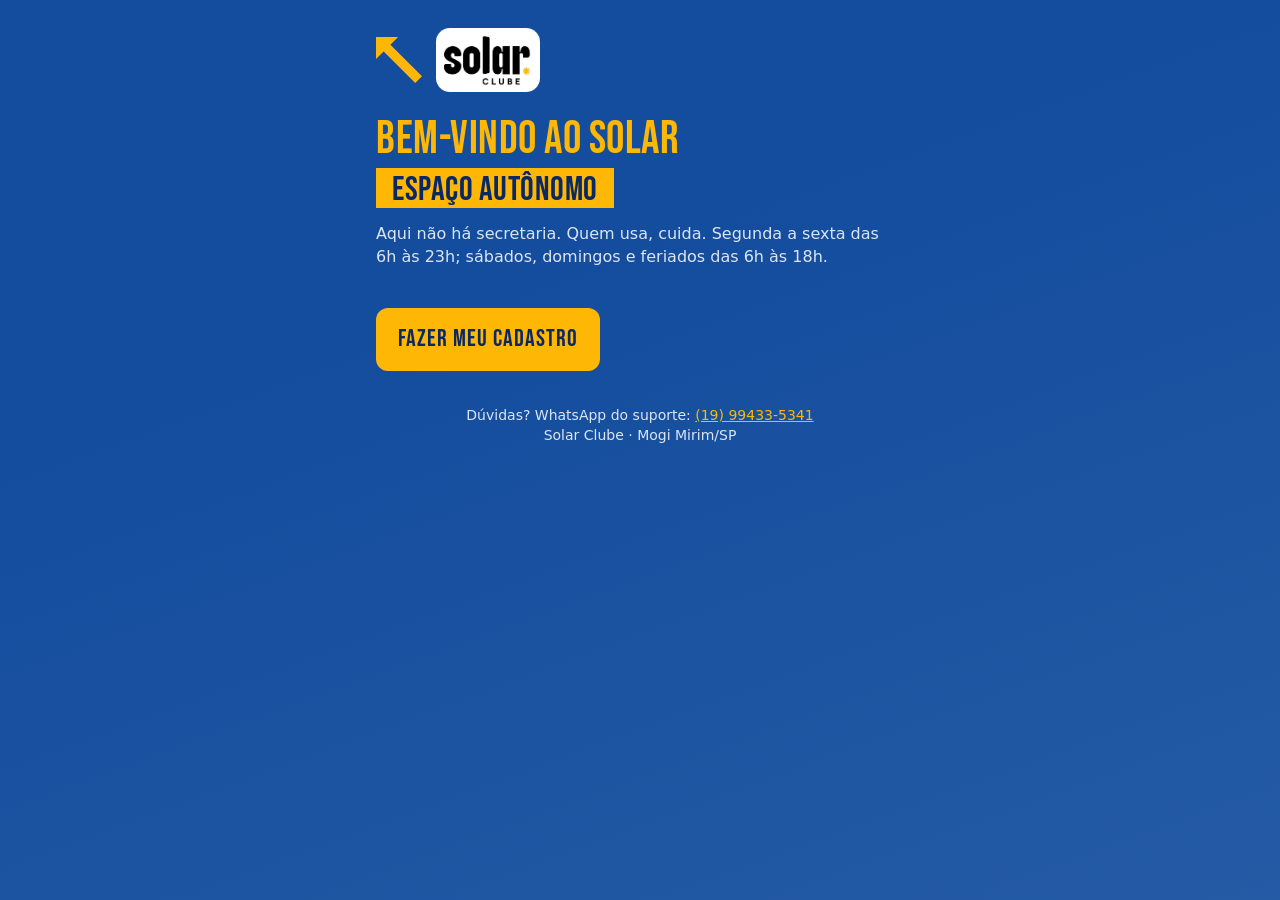
<file: index.html>
<!doctype html>
<html lang="pt-BR">
<head>
<meta charset="utf-8">
<meta name="viewport" content="width=device-width, initial-scale=1">
<meta name="format-detection" content="telephone=no">
<title>Solar Clube</title>
<meta name="description" content="Solar Clube — beach tennis e tênis em Mogi Mirim/SP. Espaço autônomo.">
<link rel="preconnect" href="https://fonts.googleapis.com">
<link href="https://fonts.googleapis.com/css2?family=Bebas+Neue&display=swap" rel="stylesheet">
<link rel="stylesheet" href="estilo.css">
</head>
<body>
<main class="pagina">
  <div class="topo">
    <svg class="seta" viewBox="0 0 150 150" aria-hidden="true"><polygon fill="#FEB705" points="0,0 72,0 47,25 150,128 128,150 25,47 0,72"/></svg>
    <div class="logo"><img src="logo-solar.jpg" alt="Solar Clube"></div>
  </div>
  <h1 class="titulo">BEM-VINDO AO SOLAR</h1>
  <div class="titulo faixa">ESPAÇO AUTÔNOMO</div>
  <p class="intro">Aqui não há secretaria. Quem usa, cuida. Segunda a sexta das 6h às 23h; sábados, domingos e feriados das 6h às 18h.</p>
  <a class="botao-link" href="cadastro/">FAZER MEU CADASTRO</a>
  <p class="rodape">Dúvidas? WhatsApp do suporte: <a href="https://wa.me/5519994335341">(19) 99433-5341</a><br>Solar Clube · Mogi Mirim/SP</p>
</main>
</body>
</html>
</file>
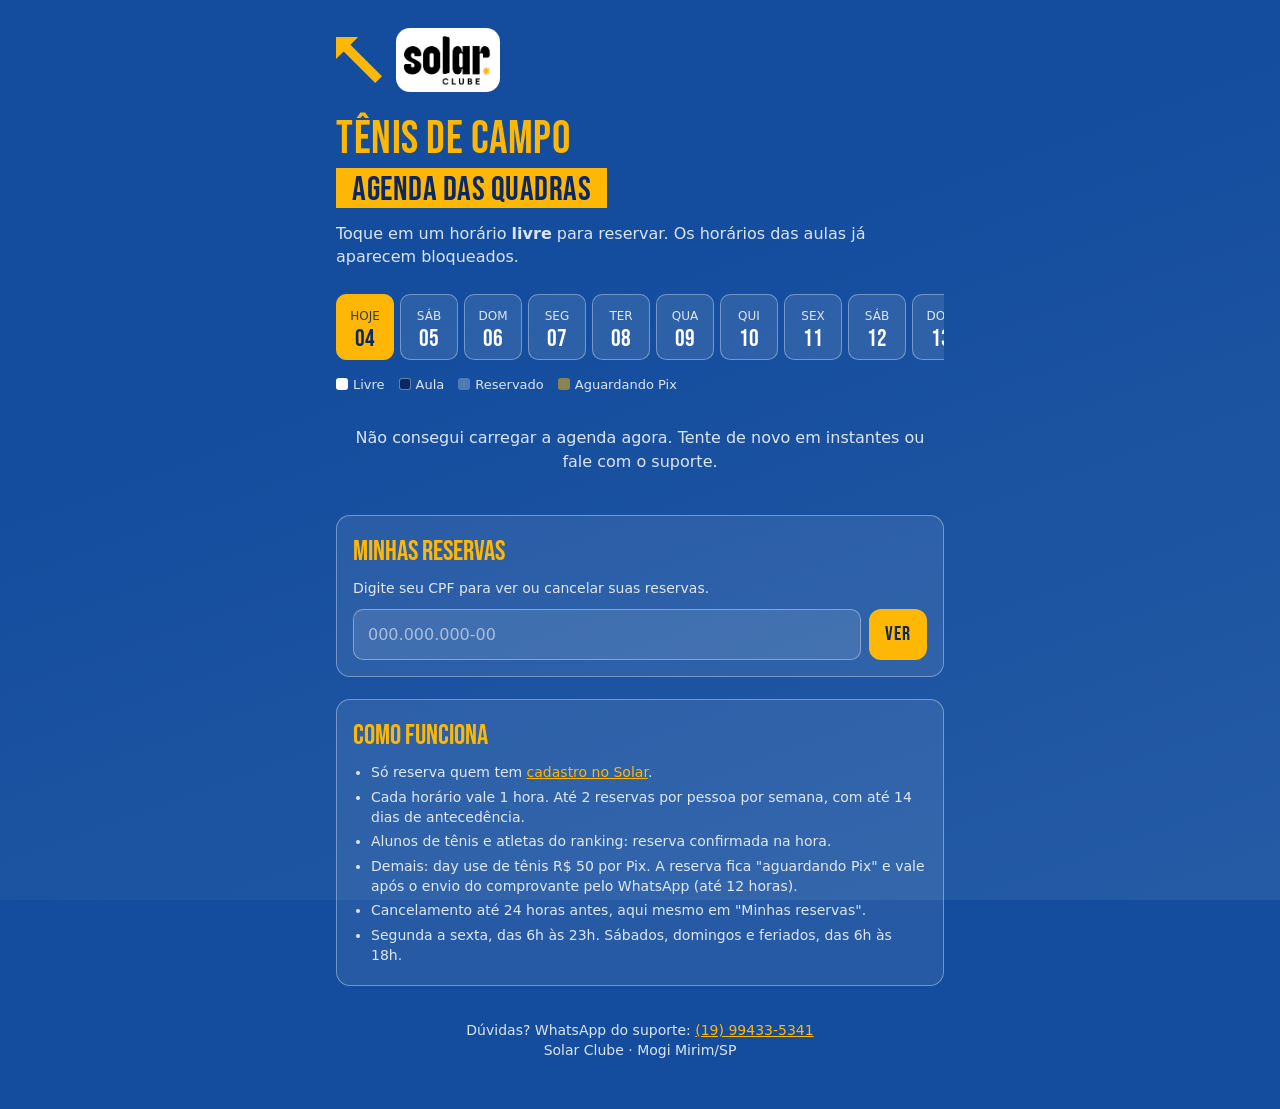
<file: agenda/index.html>
<!DOCTYPE html>
<html lang="pt-BR">
<head>
<meta charset="utf-8">
<meta name="viewport" content="width=device-width, initial-scale=1">
<meta name="format-detection" content="telephone=no">
<title>Agenda do Tênis — Solar Clube</title>
<meta name="description" content="Veja os horários livres das quadras de tênis T1 e T2 do Solar Clube e reserve pelo celular.">
<meta property="og:title" content="Agenda do Tênis — Solar Clube">
<meta property="og:description" content="Horários livres das quadras T1 e T2. Reserve em 1 minuto.">
<link rel="preconnect" href="https://fonts.googleapis.com">
<link href="https://fonts.googleapis.com/css2?family=Bebas+Neue&display=swap" rel="stylesheet">
<link rel="stylesheet" href="../estilo.css">
<style>
  .pagina { max-width: 640px; }
  .dias { display: flex; gap: 6px; overflow-x: auto; padding: 4px 0 10px; scrollbar-width: none; }
  .dias::-webkit-scrollbar { display: none; }
  .dia { flex: none; min-width: 58px; text-align: center; padding: 8px 6px; border-radius: 10px; border: 1px solid var(--campo-borda); background: var(--campo); color: var(--branco); cursor: pointer; font: inherit; }
  .dia b { display: block; font-family: "Bebas Neue", Impact, sans-serif; font-size: 24px; font-weight: 400; line-height: 1; }
  .dia small { font-size: 12px; opacity: .85; text-transform: uppercase; }
  .dia.ativo { background: var(--amarelo); color: var(--marinho); border-color: var(--amarelo); }
  .legenda { display: flex; flex-wrap: wrap; gap: 10px 14px; font-size: 13px; color: var(--branco-suave); margin: 6px 0 12px; }
  .legenda i { display: inline-block; width: 12px; height: 12px; border-radius: 3px; margin-right: 5px; vertical-align: -1px; }
  .grade { display: grid; grid-template-columns: 54px 1fr 1fr; gap: 6px; align-items: stretch; }
  .grade .cab { font-family: "Bebas Neue", Impact, sans-serif; font-size: 26px; color: var(--amarelo); text-align: center; padding: 4px 0; }
  .grade .cab small { display: block; font-family: "Segoe UI", system-ui, sans-serif; font-size: 11px; color: var(--branco-suave); letter-spacing: .5px; }
  .hora { font-weight: 700; font-size: 15px; display: flex; align-items: center; justify-content: flex-end; padding-right: 4px; color: var(--branco-suave); }
  .slot { min-height: 48px; border-radius: 10px; border: 1px solid transparent; font: inherit; font-size: 14px; font-weight: 600; padding: 6px 8px; text-align: left; line-height: 1.2; }
  .slot.livre { background: rgba(255,255,255,.95); color: var(--marinho); border-color: #fff; cursor: pointer; }
  .slot.livre:hover { outline: 3px solid var(--amarelo); }
  .slot.livre span { display: block; font-size: 12px; font-weight: 400; color: #4A5A7A; }
  .slot.aula { background: #0A2864; color: #fff; border-color: rgba(255,255,255,.25); }
  .slot.aula span { display: block; font-size: 12px; font-weight: 400; opacity: .85; }
  .slot.reservado { background: rgba(255,255,255,.12); color: rgba(255,255,255,.65); }
  .slot.pendente { background: rgba(254,183,5,.22); color: #FFE6A3; border-color: rgba(254,183,5,.5); }
  .slot.bloqueado, .slot.passou { background: rgba(0,0,0,.18); color: rgba(255,255,255,.45); }
  .vazio { color: var(--branco-suave); padding: 20px 4px; text-align: center; }
  .caixa { background: rgba(255,255,255,.08); border: 1px solid var(--campo-borda); border-radius: 14px; padding: 16px; margin-top: 22px; }
  .caixa h2 { font-family: "Bebas Neue", Impact, sans-serif; font-weight: 400; font-size: 28px; color: var(--amarelo); margin-bottom: 6px; }
  .regras li { margin: 4px 0 4px 18px; font-size: 14px; color: var(--branco-suave); }
  /* modal */
  .fundo { position: fixed; inset: 0; background: rgba(5,15,40,.7); display: flex; align-items: flex-end; justify-content: center; z-index: 10; }
  .modal { background: var(--azul-1); background: linear-gradient(160deg, var(--azul-1), var(--azul-2)); width: 100%; max-width: 520px; border-radius: 18px 18px 0 0; padding: 22px 18px 26px; border: 1px solid var(--campo-borda); max-height: 92vh; overflow-y: auto; }
  @media (min-width: 600px) { .fundo { align-items: center; } .modal { border-radius: 18px; } }
  .modal h3 { font-family: "Bebas Neue", Impact, sans-serif; font-weight: 400; font-size: 34px; color: var(--amarelo); line-height: 1; }
  .modal .resumo { margin: 6px 0 16px; color: var(--branco-suave); }
  .botoes { display: flex; gap: 8px; margin-top: 14px; }
  .botoes button, .botoes a { flex: 1; }
  .sec { background: transparent !important; color: var(--branco) !important; border: 1px solid var(--campo-borda) !important; }
  .wa { display: block; text-align: center; margin-top: 12px; padding: 14px; border-radius: 12px; background: #25D366; color: #fff; text-decoration: none; font-weight: 700; }
  .pix { text-align: center; margin-top: 12px; }
  .pix img { width: 180px; background: #fff; border-radius: 12px; padding: 8px; }
  .minha { display: flex; justify-content: space-between; align-items: center; gap: 8px; padding: 10px 0; border-bottom: 1px solid var(--campo-borda); font-size: 15px; }
  .minha button { font: inherit; font-size: 13px; padding: 6px 10px; border-radius: 8px; border: 1px solid var(--erro); background: transparent; color: var(--erro); cursor: pointer; }
  .tag { display: inline-block; font-size: 12px; padding: 2px 8px; border-radius: 20px; background: rgba(254,183,5,.25); color: #FFE6A3; margin-left: 6px; }
</style>
</head>
<body>
<main class="pagina">
  <div class="topo">
    <svg class="seta" viewBox="0 0 150 150" aria-hidden="true"><polygon fill="#FEB705" points="0,0 72,0 47,25 150,128 128,150 25,47 0,72"/></svg>
    <div class="logo"><img src="../logo-solar.jpg" alt="Solar Clube"></div>
  </div>

  <h1 class="titulo">TÊNIS DE CAMPO</h1>
  <div class="titulo faixa">AGENDA DAS QUADRAS</div>
  <p class="intro">Toque em um horário <b>livre</b> para reservar. Os horários das aulas já aparecem bloqueados.</p>

  <div class="dias" id="dias"></div>
  <div class="legenda">
    <span><i style="background:#fff"></i>Livre</span>
    <span><i style="background:#0A2864;border:1px solid rgba(255,255,255,.4)"></i>Aula</span>
    <span><i style="background:rgba(255,255,255,.25)"></i>Reservado</span>
    <span><i style="background:rgba(254,183,5,.5)"></i>Aguardando Pix</span>
  </div>
  <div id="grade"><p class="vazio">Carregando a agenda…</p></div>

  <div class="caixa">
    <h2>MINHAS RESERVAS</h2>
    <p class="dica" style="margin:0 0 10px">Digite seu CPF para ver ou cancelar suas reservas.</p>
    <div style="display:flex;gap:8px">
      <input type="text" id="m-cpf" inputmode="numeric" placeholder="000.000.000-00" maxlength="14" style="flex:1">
      <button class="enviar" id="m-ver" style="margin:0;padding:10px 16px;font-size:20px">VER</button>
    </div>
    <div id="m-lista"></div>
  </div>

  <div class="caixa">
    <h2>COMO FUNCIONA</h2>
    <ul class="regras">
      <li>Só reserva quem tem <a href="../cadastro/" style="color:var(--amarelo)">cadastro no Solar</a>.</li>
      <li>Cada horário vale 1 hora. Até 2 reservas por pessoa por semana, com até 14 dias de antecedência.</li>
      <li>Alunos de tênis e atletas do ranking: reserva confirmada na hora.</li>
      <li>Demais: day use de tênis R$ 50 por Pix. A reserva fica "aguardando Pix" e vale após o envio do comprovante pelo WhatsApp (até 12 horas).</li>
      <li>Cancelamento até 24 horas antes, aqui mesmo em "Minhas reservas".</li>
      <li>Segunda a sexta, das 6h às 23h. Sábados, domingos e feriados, das 6h às 18h.</li>
    </ul>
  </div>

  <p class="rodape">Dúvidas? WhatsApp do suporte: <a href="https://wa.me/5519994335341">(19) 99433-5341</a><br>Solar Clube · Mogi Mirim/SP</p>
</main>

<div class="fundo escondido" id="fundo">
  <div class="modal" id="modal"></div>
</div>

<script>
  var SUPABASE_URL = 'https://wpmsbzfwobodcqxkbacw.supabase.co';
  var SUPABASE_CHAVE_PUBLICA = 'sb_publishable_1QUirZF5fXtURr-qWuM2yQ_yfKVVhTd';
  var WHATS_SUPORTE = '5519994335341';
  var DIAS_A_FRENTE = 14;
  var NOMES_DIA = ['dom', 'seg', 'ter', 'qua', 'qui', 'sex', 'sáb'];
  var NOMES_DIA_LONGO = ['domingo', 'segunda-feira', 'terça-feira', 'quarta-feira', 'quinta-feira', 'sexta-feira', 'sábado'];

  var el = function (id) { return document.getElementById(id); };
  var ocupacao = {}, diaSel = null, slotSel = null;

  function rpc(nome, args) {
    return fetch(SUPABASE_URL + '/rest/v1/rpc/' + nome, {
      method: 'POST',
      headers: { apikey: SUPABASE_CHAVE_PUBLICA, Authorization: 'Bearer ' + SUPABASE_CHAVE_PUBLICA, 'Content-Type': 'application/json' },
      body: JSON.stringify(args)
    }).then(function (r) { if (!r.ok) throw new Error('HTTP ' + r.status); return r.json(); });
  }
  function soDigitos(v) { return (v || '').replace(/\D/g, ''); }
  function mascaraCpf(v) { var d = soDigitos(v).slice(0, 11); return d.replace(/(\d{3})(\d)/, '$1.$2').replace(/(\d{3})(\d)/, '$1.$2').replace(/(\d{3})(\d{1,2})$/, '$1-$2'); }
  function cpfValido(cpf) {
    cpf = soDigitos(cpf); if (cpf.length !== 11 || /^(\d)\1{10}$/.test(cpf)) return false;
    for (var t = 9; t < 11; t++) { var s = 0; for (var i = 0; i < t; i++) s += Number(cpf[i]) * (t + 1 - i); if (((s * 10) % 11) % 10 !== Number(cpf[t])) return false; }
    return true;
  }
  // datas no fuso de São Paulo
  function hojeSP() { var s = new Date().toLocaleString('sv-SE', { timeZone: 'America/Sao_Paulo' }); return s.slice(0, 10); }
  function horaSP() { return new Date().toLocaleString('sv-SE', { timeZone: 'America/Sao_Paulo' }).slice(11, 16); }
  function somaDias(iso, n) { var d = new Date(iso + 'T12:00:00Z'); d.setUTCDate(d.getUTCDate() + n); return d.toISOString().slice(0, 10); }
  function dow(iso) { return new Date(iso + 'T12:00:00Z').getUTCDay(); }
  function dataBR(iso) { var p = iso.split('-'); return p[2] + '/' + p[1]; }
  function horas(iso) { var ult = (dow(iso) === 0 || dow(iso) === 6) ? 17 : 22, l = []; for (var h = 6; h <= ult; h++) l.push((h < 10 ? '0' : '') + h + ':00'); return l; }

  function montarDias() {
    var hoje = hojeSP(), html = '';
    for (var i = 0; i < DIAS_A_FRENTE; i++) {
      var d = somaDias(hoje, i);
      html += '<button class="dia' + (d === diaSel ? ' ativo' : '') + '" data-d="' + d + '"><small>' + (i === 0 ? 'hoje' : NOMES_DIA[dow(d)]) + '</small><b>' + d.slice(8) + '</b></button>';
    }
    el('dias').innerHTML = html;
    el('dias').querySelectorAll('.dia').forEach(function (b) { b.onclick = function () { diaSel = b.dataset.d; montarDias(); montarGrade(); }; });
  }

  function carregar() {
    var hoje = hojeSP();
    return rpc('agenda_publica', { p_inicio: hoje, p_dias: DIAS_A_FRENTE }).then(function (lista) {
      ocupacao = {};
      lista.forEach(function (o) { ocupacao[o.data + '|' + o.quadra + '|' + o.hora.slice(0, 5)] = o; });
      montarGrade();
    }).catch(function () { el('grade').innerHTML = '<p class="vazio">Não consegui carregar a agenda agora. Tente de novo em instantes ou fale com o suporte.</p>'; });
  }

  function celula(q, h) {
    var o = ocupacao[diaSel + '|' + q + '|' + h];
    var passou = diaSel === hojeSP() && h <= horaSP();
    if (o && o.situacao === 'aula') return '<div class="slot aula">Aula<span>' + (o.detalhe || '') + '</span></div>';
    if (o && o.situacao === 'bloqueado') return '<div class="slot bloqueado">' + (o.detalhe || 'Indisponível') + '</div>';
    if (o && o.situacao === 'pendente') return '<div class="slot pendente">Aguardando Pix</div>';
    if (o) return '<div class="slot reservado">Reservado</div>';
    if (passou) return '<div class="slot passou">—</div>';
    return '<button class="slot livre" data-q="' + q + '" data-h="' + h + '">Livre<span>Reservar</span></button>';
  }

  function montarGrade() {
    var hs = horas(diaSel), html = '<div class="grade"><div></div><div class="cab">T1<small>QUADRA 1</small></div><div class="cab">T2<small>QUADRA 2</small></div>';
    hs.forEach(function (h) { html += '<div class="hora">' + h.slice(0, 2) + 'h</div>' + celula('T1', h) + celula('T2', h); });
    el('grade').innerHTML = html + '</div>';
    el('grade').querySelectorAll('.slot.livre').forEach(function (b) { b.onclick = function () { abrirReserva(b.dataset.q, b.dataset.h); }; });
  }

  // ---------- reserva ----------
  function abrirModal(html) { el('modal').innerHTML = html; el('fundo').classList.remove('escondido'); }
  function fecharModal() { el('fundo').classList.add('escondido'); }
  el('fundo').addEventListener('click', function (e) { if (e.target === el('fundo')) fecharModal(); });

  function textoData(d, h) { return NOMES_DIA_LONGO[dow(d)] + ', ' + dataBR(d) + ' às ' + h.slice(0, 2) + 'h'; }

  function abrirReserva(q, h) {
    slotSel = { q: q, h: h, d: diaSel };
    abrirModal('<h3>RESERVAR QUADRA ' + q + '</h3><p class="resumo">' + textoData(diaSel, h) + ' (1 hora)</p>' +
      '<div class="campo" id="c-cpf"><label for="r-cpf">Seu CPF</label><input type="text" id="r-cpf" inputmode="numeric" placeholder="000.000.000-00" maxlength="14">' +
      '<div class="erro-campo">CPF inválido.</div></div>' +
      '<div class="aviso" id="r-aviso"></div>' +
      '<div class="botoes"><button class="enviar sec" id="r-voltar">VOLTAR</button><button class="enviar" id="r-ok">RESERVAR</button></div>');
    var cpf = el('r-cpf');
    try { var salvo = localStorage.getItem('solar_cpf'); if (salvo) cpf.value = mascaraCpf(salvo); } catch (e) {}
    cpf.addEventListener('input', function () { this.value = mascaraCpf(this.value); });
    cpf.focus();
    el('r-voltar').onclick = fecharModal;
    el('r-ok').onclick = confirmar;
    cpf.addEventListener('keydown', function (e) { if (e.key === 'Enter') confirmar(); });
  }

  function confirmar() {
    var cpf = soDigitos(el('r-cpf').value);
    el('c-cpf').classList.toggle('invalido', !cpfValido(cpf));
    if (!cpfValido(cpf)) return;
    var btn = el('r-ok'); btn.disabled = true; btn.textContent = 'RESERVANDO…';
    rpc('reservar_quadra', { p_cpf: cpf, p_quadra: slotSel.q, p_data: slotSel.d, p_hora: slotSel.h }).then(function (r) {
      if (!r.ok) {
        btn.disabled = false; btn.textContent = 'RESERVAR';
        var av = el('r-aviso');
        av.innerHTML = r.erro + (r.sem_cadastro ? ' <a href="../cadastro/" style="color:var(--amarelo)">Fazer cadastro</a>' : '');
        av.className = 'aviso erro';
        if (/ocupado/.test(r.erro)) carregar();
        return;
      }
      try { localStorage.setItem('solar_cpf', cpf); } catch (e) {}
      el('m-cpf').value = mascaraCpf(cpf);
      mostrarResultado(r); carregar();
    }).catch(function () {
      btn.disabled = false; btn.textContent = 'RESERVAR';
      el('r-aviso').textContent = 'Não consegui reservar agora. Confira sua internet e tente de novo.'; el('r-aviso').className = 'aviso erro';
    });
  }

  function mostrarResultado(r) {
    var quando = textoData(r.data, r.hora);
    if (r.status === 'confirmada') {
      var msg = 'Reserva confirmada no Solar Clube: quadra ' + r.quadra + ', ' + quando + '.';
      abrirModal('<h3>RESERVA CONFIRMADA!</h3><p class="resumo">' + r.nome + ', a quadra <b>' + r.quadra + '</b> é sua: ' + quando + '.</p>' +
        '<p class="dica">Precisa desmarcar? Cancele até 24 horas antes em "Minhas reservas".</p>' +
        '<a class="wa" href="https://wa.me/?text=' + encodeURIComponent(msg) + '" target="_blank" rel="noopener">Guardar no meu WhatsApp</a>' +
        '<div class="botoes"><button class="enviar" onclick="fecharModal()">OK</button></div>');
    } else {
      var txt = 'Olá! Reservei a quadra ' + r.quadra + ' do Solar Clube para ' + quando + ' (day use de tênis R$ 50). Segue o comprovante do Pix. Nome: ' + r.nome + '.';
      abrirModal('<h3>FALTA SÓ O PIX</h3><p class="resumo">' + r.nome + ', a quadra <b>' + r.quadra + '</b> está separada para você: ' + quando + '.</p>' +
        '<p>Pague o <b>day use de R$ 50</b> pelo Pix abaixo e envie o comprovante pelo WhatsApp. A reserva fica guardada por 12 horas.</p>' +
        '<div class="pix"><img src="pix.png" alt="QR Code Pix do Solar Clube"></div>' +
        '<a class="wa" href="https://wa.me/' + WHATS_SUPORTE + '?text=' + encodeURIComponent(txt) + '" target="_blank" rel="noopener">Enviar comprovante no WhatsApp</a>' +
        '<div class="botoes"><button class="enviar sec" onclick="fecharModal()">FECHAR</button></div>');
    }
  }

  // ---------- minhas reservas ----------
  el('m-cpf').addEventListener('input', function () { this.value = mascaraCpf(this.value); });
  try { var s0 = localStorage.getItem('solar_cpf'); if (s0) el('m-cpf').value = mascaraCpf(s0); } catch (e) {}
  el('m-ver').onclick = verMinhas;
  function verMinhas() {
    var cpf = soDigitos(el('m-cpf').value);
    if (!cpfValido(cpf)) { el('m-lista').innerHTML = '<p class="erro-campo" style="display:block">CPF inválido.</p>'; return; }
    rpc('minhas_reservas', { p_cpf: cpf }).then(function (l) {
      if (!l.length) { el('m-lista').innerHTML = '<p class="dica" style="margin-top:10px">Nenhuma reserva futura.</p>'; return; }
      el('m-lista').innerHTML = l.map(function (r) {
        return '<div class="minha"><span>Quadra <b>' + r.quadra + '</b> · ' + NOMES_DIA[dow(r.data)] + ' ' + dataBR(r.data) + ' às ' + r.hora.slice(0, 2) + 'h' +
          (r.status === 'aguardando_pix' ? '<span class="tag">aguardando Pix</span>' : '') + '</span><button data-id="' + r.id + '">Cancelar</button></div>';
      }).join('');
      el('m-lista').querySelectorAll('button').forEach(function (b) {
        b.onclick = function () {
          if (!confirm('Cancelar esta reserva?')) return;
          rpc('cancelar_reserva', { p_id: b.dataset.id, p_cpf: cpf }).then(function (r) {
            if (!r.ok) { alert(r.erro); return; }
            verMinhas(); carregar();
          });
        };
      });
    }).catch(function () { el('m-lista').innerHTML = '<p class="dica">Não consegui buscar agora.</p>'; });
  }

  diaSel = hojeSP();
  montarDias(); carregar();
  setInterval(carregar, 60000);
</script>
</body>
</html>
</file>
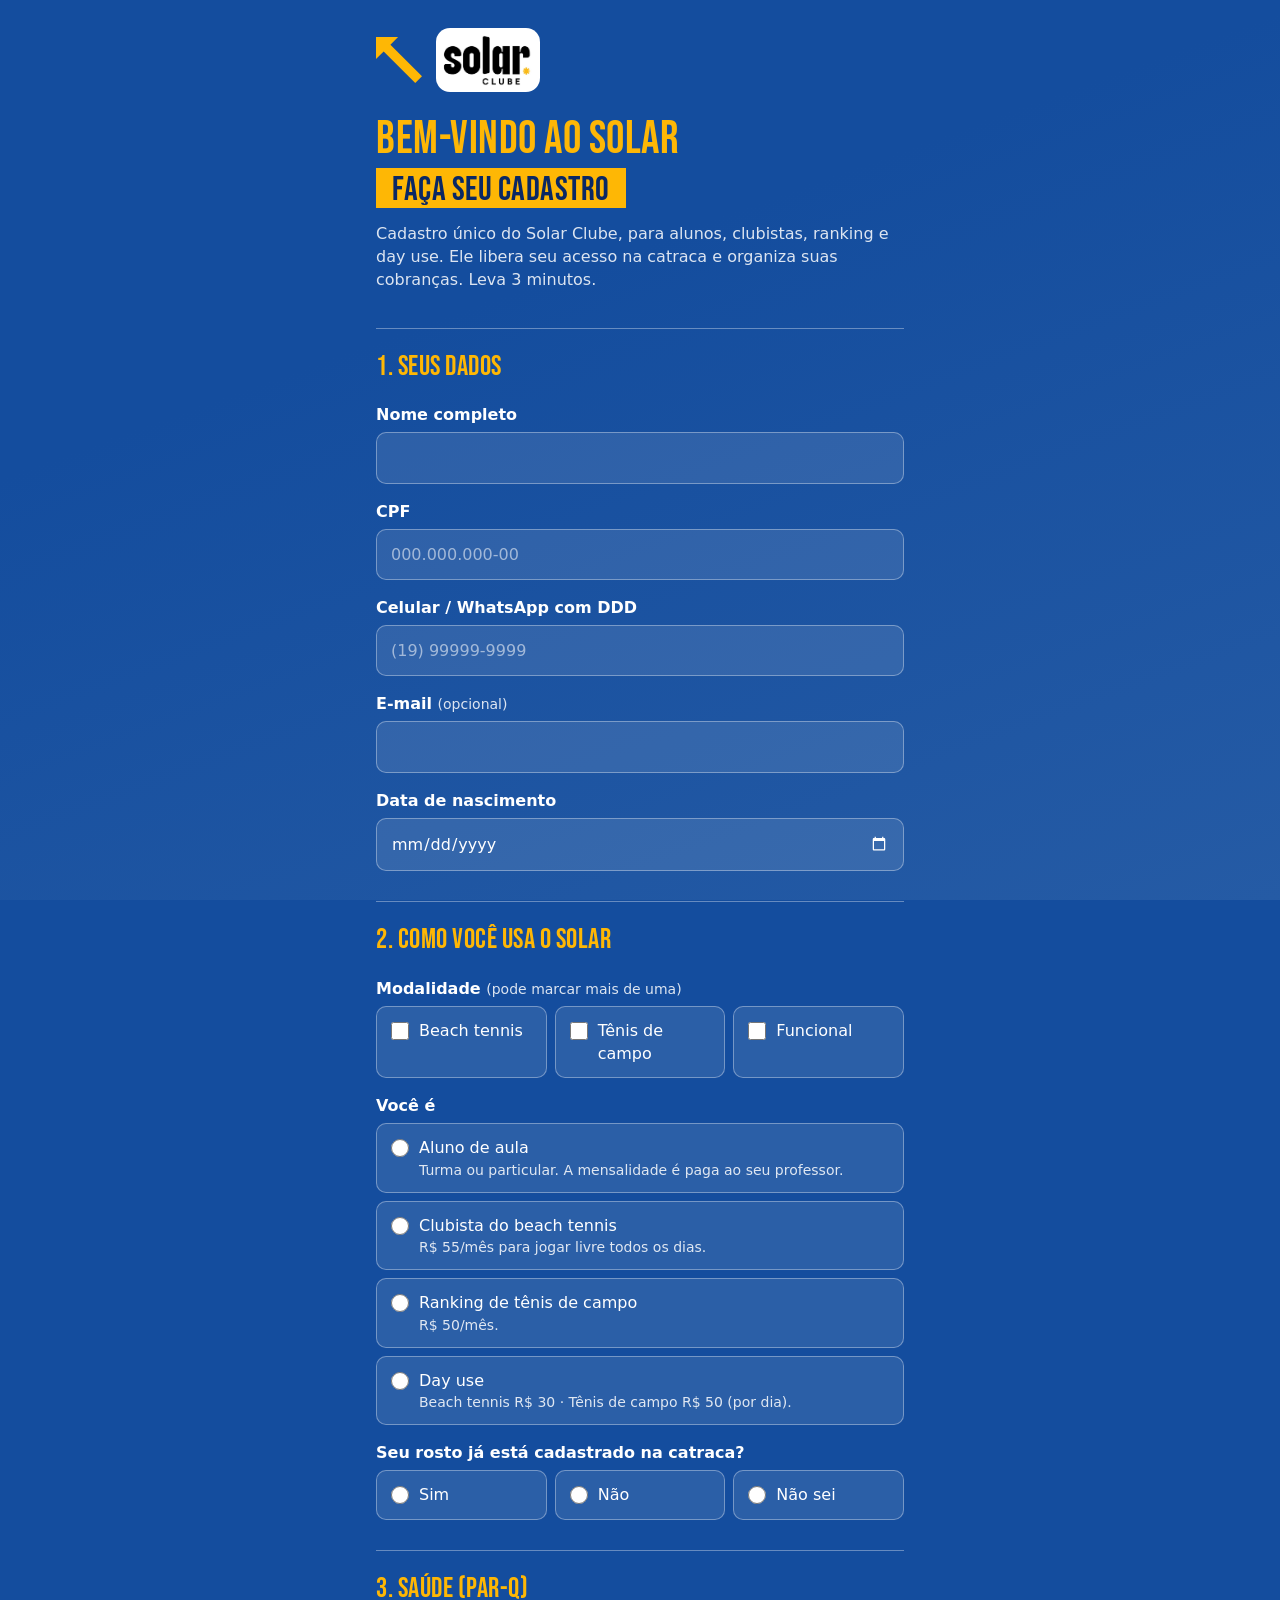
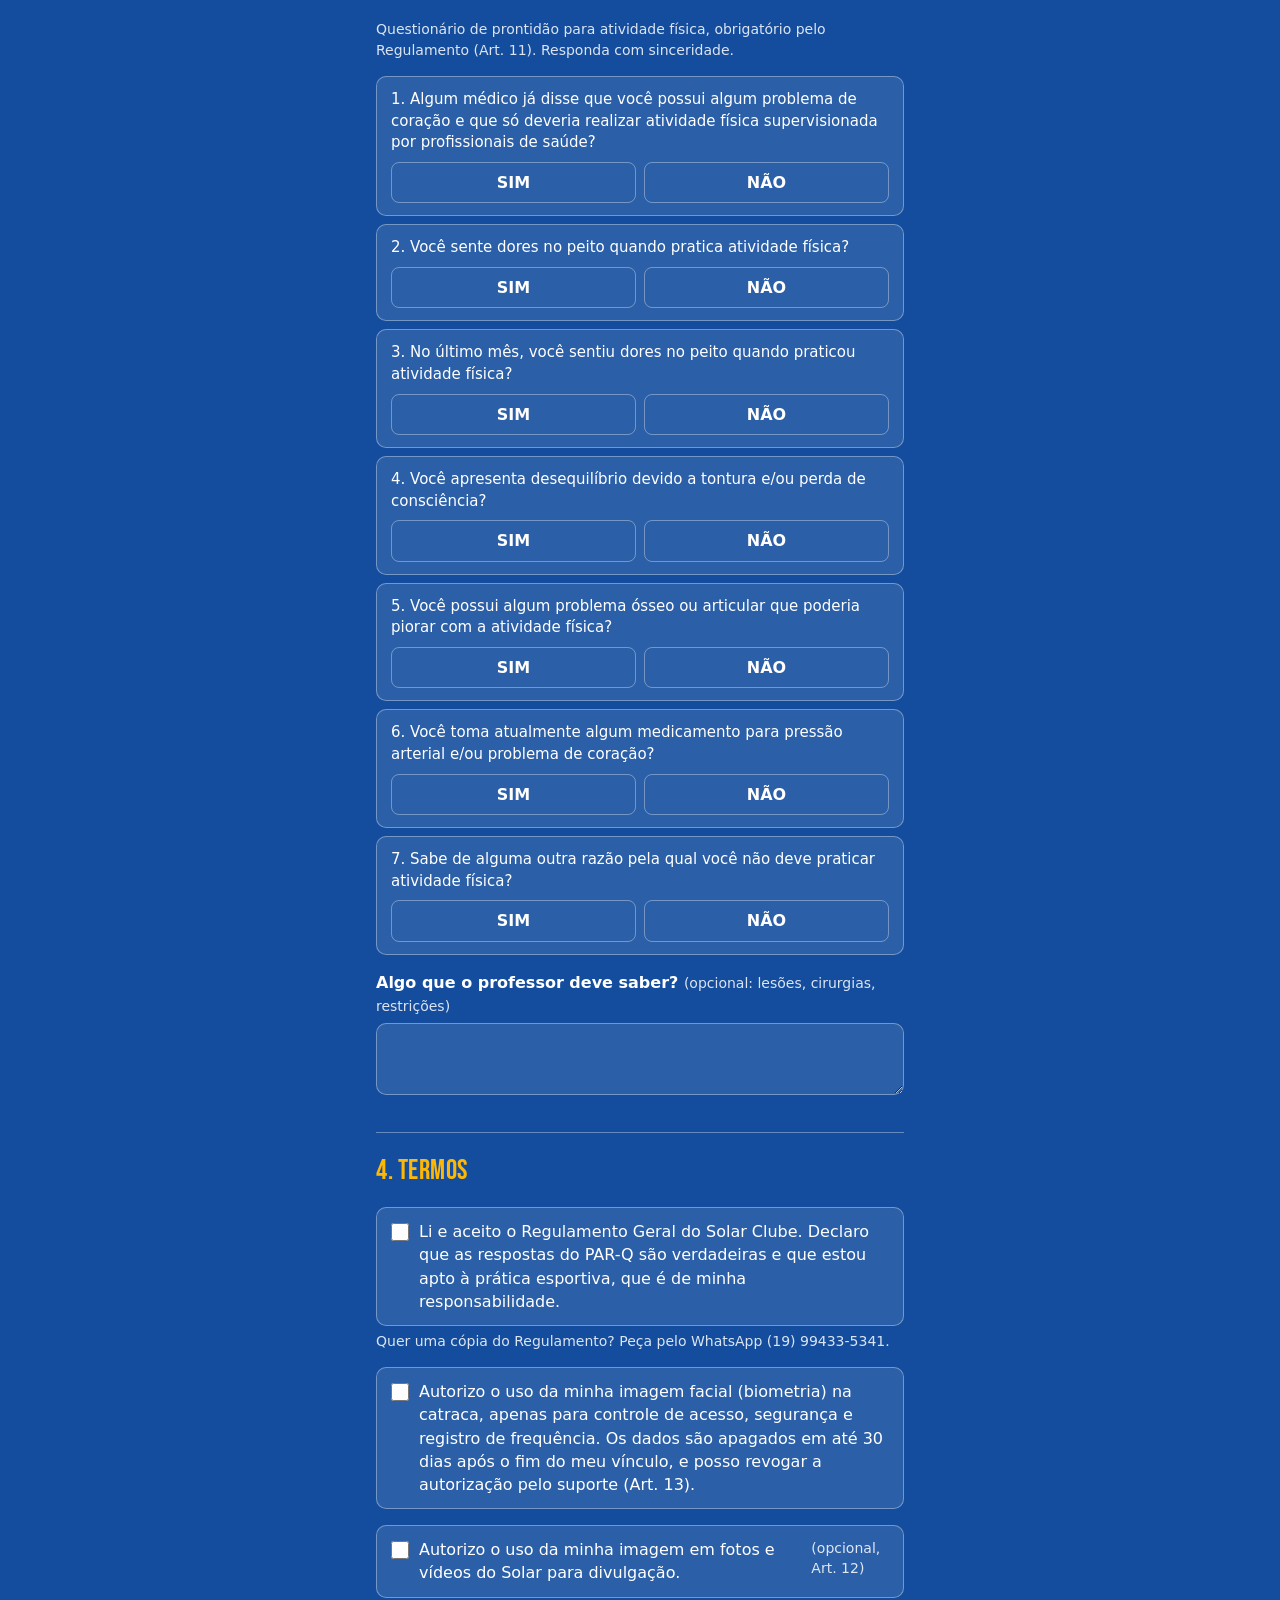
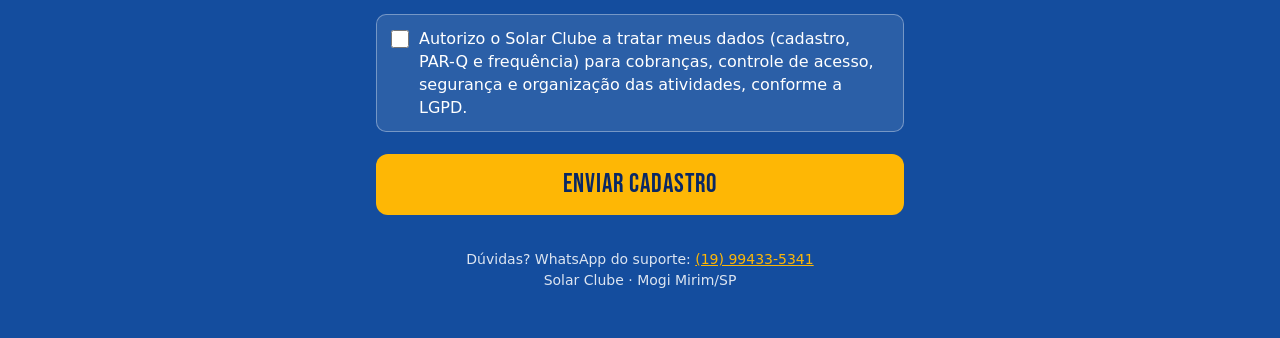
<file: cadastro/index.html>
<!DOCTYPE html>
<html lang="pt-BR">
<head>
<meta charset="utf-8">
<meta name="viewport" content="width=device-width, initial-scale=1">
<meta name="format-detection" content="telephone=no">
<title>Cadastro — Solar Clube</title>
<meta name="description" content="Cadastro único do Solar Clube: alunos, clubistas, ranking de tênis e day use.">
<link rel="preconnect" href="https://fonts.googleapis.com">
<link href="https://fonts.googleapis.com/css2?family=Bebas+Neue&display=swap" rel="stylesheet">
<link rel="stylesheet" href="../estilo.css">
<style>
  .secao { font-family: "Bebas Neue", "Arial Narrow", Impact, sans-serif; font-size: 28px; color: var(--amarelo); letter-spacing: .5px; margin-top: 14px; border-top: 1px solid var(--campo-borda); padding-top: 18px; }
  select { width: 100%; padding: 13px 14px; border-radius: 10px; border: 1px solid var(--campo-borda); background: var(--azul-1); color: var(--branco); font: inherit; }
  select:focus { outline: 2px solid var(--amarelo); outline-offset: 1px; }
  textarea { width: 100%; padding: 12px 14px; border-radius: 10px; border: 1px solid var(--campo-borda); background: var(--campo); color: var(--branco); font: inherit; min-height: 70px; resize: vertical; }
  .linha { display: flex; gap: 8px; flex-wrap: wrap; }
  .linha .opcao { flex: 1 1 140px; }
  .preco { color: var(--branco-suave); font-size: 14px; display: block; }
  .parq-item { padding: 12px 14px; border-radius: 10px; border: 1px solid var(--campo-borda); background: var(--campo); }
  .parq-item p { margin-bottom: 8px; font-size: 15px; }
  .parq-item .sn { display: flex; gap: 8px; }
  .parq-item .sn label { flex: 1; text-align: center; margin: 0; padding: 8px; border-radius: 8px; border: 1px solid var(--campo-borda); font-weight: 600; cursor: pointer; }
  .parq-item .sn input { position: absolute; opacity: 0; pointer-events: none; }
  .parq-item .sn label:has(input:checked) { background: var(--amarelo); color: var(--marinho); border-color: var(--amarelo); }
  .parq-item.invalido { border-color: var(--erro); }
  .alerta { padding: 12px 14px; border-radius: 10px; background: rgba(254, 183, 5, .16); border: 1px solid var(--amarelo); font-size: 15px; }
  .campo.invalido select, .campo.invalido textarea { border-color: var(--erro); }
</style>
</head>
<body>
<main class="pagina">
  <div class="topo">
    <svg class="seta" viewBox="0 0 150 150" aria-hidden="true"><polygon fill="#FEB705" points="0,0 72,0 47,25 150,128 128,150 25,47 0,72"/></svg>
    <div class="logo"><img src="../logo-solar.jpg" alt="Solar Clube"></div>
  </div>

  <section id="tela-form">
    <h1 class="titulo">BEM-VINDO AO SOLAR</h1>
    <div class="titulo faixa">FAÇA SEU CADASTRO</div>
    <p class="intro">Cadastro único do Solar Clube, para alunos, clubistas, ranking e day use. Ele libera seu acesso na catraca e organiza suas cobranças. Leva 3 minutos.</p>

    <form id="form-cadastro" novalidate>
      <div class="armadilha" aria-hidden="true">
        <label for="site">Não preencha</label>
        <input type="text" id="site" name="site" tabindex="-1" autocomplete="off">
      </div>

      <div class="secao">1. Seus dados</div>

      <div class="campo" id="c-nome">
        <label for="nome">Nome completo</label>
        <input type="text" id="nome" autocomplete="name" maxlength="120" required>
        <div class="erro-campo">Digite seu nome completo.</div>
      </div>

      <div class="campo" id="c-cpf">
        <label for="cpf">CPF</label>
        <input type="text" id="cpf" inputmode="numeric" placeholder="000.000.000-00" maxlength="14" required>
        <div class="erro-campo">CPF inválido. Confira os números.</div>
      </div>

      <div class="campo" id="c-celular">
        <label for="celular">Celular / WhatsApp com DDD</label>
        <input type="tel" id="celular" inputmode="numeric" autocomplete="tel-national" placeholder="(19) 99999-9999" maxlength="15" required>
        <div class="erro-campo">Digite o celular com DDD.</div>
      </div>

      <div class="campo" id="c-email">
        <label for="email">E-mail <span class="opcional">(opcional)</span></label>
        <input type="email" id="email" autocomplete="email" maxlength="200">
        <div class="erro-campo">E-mail inválido.</div>
      </div>

      <div class="campo" id="c-nascimento">
        <label for="nascimento">Data de nascimento</label>
        <input type="date" id="nascimento" min="1920-01-01" required>
        <div class="erro-campo">Informe sua data de nascimento.</div>
      </div>

      <div class="escondido" id="bloco-responsavel">
        <div class="alerta" style="margin-bottom:12px">Menor de 18 anos: o cadastro deve ser preenchido junto com o pai, a mãe ou o responsável legal.</div>
        <div class="campo" id="c-resp-nome">
          <label for="resp-nome">Nome do responsável</label>
          <input type="text" id="resp-nome" maxlength="120">
          <div class="erro-campo">Digite o nome completo do responsável.</div>
        </div>
        <div class="campo" id="c-resp-cpf" style="margin-top:16px">
          <label for="resp-cpf">CPF do responsável</label>
          <input type="text" id="resp-cpf" inputmode="numeric" placeholder="000.000.000-00" maxlength="14">
          <div class="erro-campo">CPF do responsável inválido.</div>
        </div>
      </div>

      <div class="secao">2. Como você usa o Solar</div>

      <div class="campo" id="c-modalidade">
        <label>Modalidade <span class="opcional">(pode marcar mais de uma)</span></label>
        <div class="linha">
          <label class="opcao"><input type="checkbox" name="modalidade" value="beach"> Beach tennis</label>
          <label class="opcao"><input type="checkbox" name="modalidade" value="tenis"> Tênis de campo</label>
          <label class="opcao"><input type="checkbox" name="modalidade" value="funcional"> Funcional</label>
        </div>
        <div class="erro-campo">Marque pelo menos uma modalidade.</div>
      </div>

      <div class="campo" id="c-tipo">
        <label>Você é</label>
        <div class="opcoes">
          <label class="opcao"><input type="radio" name="tipo" value="aluno"> <span>Aluno de aula<span class="preco">Turma ou particular. A mensalidade é paga ao seu professor.</span></span></label>
          <label class="opcao"><input type="radio" name="tipo" value="clubista"> <span>Clubista do beach tennis<span class="preco">R$ 55/mês para jogar livre todos os dias.</span></span></label>
          <label class="opcao"><input type="radio" name="tipo" value="ranking_tenis"> <span>Ranking de tênis de campo<span class="preco">R$ 50/mês.</span></span></label>
          <label class="opcao"><input type="radio" name="tipo" value="dayuse"> <span>Day use<span class="preco">Beach tennis R$ 30 · Tênis de campo R$ 50 (por dia).</span></span></label>
        </div>
        <div class="erro-campo">Escolha uma opção.</div>
      </div>

      <div class="escondido" id="bloco-aluno">
        <div class="campo" id="c-tipoaula" style="margin-bottom:16px">
          <label>Tipo de aula</label>
          <div class="linha">
            <label class="opcao"><input type="radio" name="tipoaula" value="turma"> <span>Turma<span class="preco">Em grupo, com horário fixo. Inclui o clubinho.</span></span></label>
            <label class="opcao"><input type="radio" name="tipoaula" value="particular"> <span>Particular<span class="preco">Valor combinado com o professor. Não inclui o clubinho.</span></span></label>
          </div>
          <div class="erro-campo">Escolha turma ou particular.</div>
        </div>
        <div class="campo" id="c-frequencia">
          <label>Quantas aulas por semana?</label>
          <div class="opcoes">
            <label class="opcao"><input type="radio" name="frequencia" value="1x"> <span>1x por semana<span class="preco" id="preco-1x"></span></span></label>
            <label class="opcao"><input type="radio" name="frequencia" value="2x"> <span>2x por semana<span class="preco" id="preco-2x"></span></span></label>
          </div>
          <div class="erro-campo">Escolha a frequência.</div>
        </div>

        <div class="campo" id="c-professor" style="margin-top:16px">
          <label for="professor">Seu professor</label>
          <select id="professor">
            <option value="">Carregando professores...</option>
          </select>
          <div class="erro-campo">Escolha seu professor.</div>
        </div>

        <div class="campo escondido" id="c-turma" style="margin-top:16px">
          <label>Sua turma</label>
          <div class="opcoes" id="lista-turmas"></div>
          <div class="erro-campo">Escolha sua turma.</div>
        </div>
      </div>

      <div class="campo" id="c-rosto">
        <label>Seu rosto já está cadastrado na catraca?</label>
        <div class="linha">
          <label class="opcao"><input type="radio" name="rosto" value="sim"> Sim</label>
          <label class="opcao"><input type="radio" name="rosto" value="nao"> Não</label>
          <label class="opcao"><input type="radio" name="rosto" value="nao_sei"> Não sei</label>
        </div>
        <div class="erro-campo">Escolha uma opção.</div>
      </div>

      <div class="secao">3. Saúde (PAR-Q)</div>
      <p class="dica" style="margin-top:-6px">Questionário de prontidão para atividade física, obrigatório pelo Regulamento (Art. 11). Responda com sinceridade.</p>
      <div id="parq" class="opcoes"></div>
      <div class="alerta escondido" id="parq-alerta">Você respondeu <b>SIM</b> a pelo menos uma pergunta. Antes de começar ou continuar as atividades, consulte um médico e envie a liberação médica pelo WhatsApp do suporte (19) 99433-5341.</div>
      <div class="campo" id="c-parq-obs">
        <label for="parq-obs">Algo que o professor deve saber? <span class="opcional">(opcional: lesões, cirurgias, restrições)</span></label>
        <textarea id="parq-obs" maxlength="600"></textarea>
      </div>

      <div class="secao">4. Termos</div>

      <div class="campo" id="c-regulamento">
        <label class="opcao aceite"><input type="checkbox" id="regulamento"> Li e aceito o Regulamento Geral do Solar Clube. Declaro que as respostas do PAR-Q são verdadeiras e que estou apto à prática esportiva, que é de minha responsabilidade.</label>
        <div class="dica">Quer uma cópia do Regulamento? Peça pelo WhatsApp (19) 99433-5341.</div>
        <div class="erro-campo">É preciso aceitar o Regulamento.</div>
      </div>

      <div class="campo" id="c-biometria">
        <label class="opcao aceite"><input type="checkbox" id="biometria"> Autorizo o uso da minha imagem facial (biometria) na catraca, apenas para controle de acesso, segurança e registro de frequência. Os dados são apagados em até 30 dias após o fim do meu vínculo, e posso revogar a autorização pelo suporte (Art. 13).</label>
        <div class="erro-campo">A catraca funciona por reconhecimento facial. Sem essa autorização, fale com o suporte para combinar outra forma de acesso.</div>
      </div>

      <div class="campo" id="c-imagem">
        <label class="opcao aceite"><input type="checkbox" id="imagem"> Autorizo o uso da minha imagem em fotos e vídeos do Solar para divulgação. <span class="opcional">(opcional, Art. 12)</span></label>
      </div>

      <div class="campo" id="c-lgpd">
        <label class="opcao aceite"><input type="checkbox" id="lgpd"> Autorizo o Solar Clube a tratar meus dados (cadastro, PAR-Q e frequência) para cobranças, controle de acesso, segurança e organização das atividades, conforme a LGPD.</label>
        <div class="erro-campo">É preciso autorizar o uso dos dados.</div>
      </div>

      <div class="aviso" id="aviso"></div>
      <button type="submit" class="enviar" id="btn-enviar">ENVIAR CADASTRO</button>
    </form>
  </section>

  <section id="tela-ok" class="sucesso escondido">
    <div class="check">✓</div>
    <h1 class="titulo">CADASTRO RECEBIDO!</h1>
    <p class="intro" style="margin-top:12px" id="msg-ok">Pronto! Seu cadastro está no sistema do Solar. Bom jogo!</p>
  </section>

  <p class="rodape">Dúvidas? WhatsApp do suporte: <a href="https://wa.me/5519994335341">(19) 99433-5341</a><br>Solar Clube · Mogi Mirim/SP</p>
</main>

<script>
  // Grava direto na tabela "cadastros" do Supabase do Solar com a chave pública.
  // O banco só aceita INSERIR (RLS): ninguém consegue ler ou mudar cadastros por aqui.
  var SUPABASE_URL = 'https://wpmsbzfwobodcqxkbacw.supabase.co';
  var SUPABASE_CHAVE_PUBLICA = 'sb_publishable_1QUirZF5fXtURr-qWuM2yQ_yfKVVhTd';
  var VERSAO_REGULAMENTO = 'Regulamento Geral 2026-11';

  var PRECOS = { beach: { '1x': 'R$ 205/mês', '2x': 'R$ 405/mês' }, tenis: { '1x': 'R$ 400/mês', '2x': 'R$ 800/mês' } };
  var PARQ = [
    'Algum médico já disse que você possui algum problema de coração e que só deveria realizar atividade física supervisionada por profissionais de saúde?',
    'Você sente dores no peito quando pratica atividade física?',
    'No último mês, você sentiu dores no peito quando praticou atividade física?',
    'Você apresenta desequilíbrio devido a tontura e/ou perda de consciência?',
    'Você possui algum problema ósseo ou articular que poderia piorar com a atividade física?',
    'Você toma atualmente algum medicamento para pressão arterial e/ou problema de coração?',
    'Sabe de alguma outra razão pela qual você não deve praticar atividade física?'
  ];

  var el = function (id) { return document.getElementById(id); };
  function soDigitos(v) { return (v || '').replace(/\D/g, ''); }
  function cpfValido(cpf) {
    cpf = soDigitos(cpf);
    if (cpf.length !== 11 || /^(\d)\1{10}$/.test(cpf)) return false;
    for (var t = 9; t < 11; t++) {
      var soma = 0;
      for (var i = 0; i < t; i++) soma += Number(cpf[i]) * (t + 1 - i);
      var dig = ((soma * 10) % 11) % 10;
      if (dig !== Number(cpf[t])) return false;
    }
    return true;
  }
  function mascaraCpf(v) {
    var d = soDigitos(v).slice(0, 11);
    return d.replace(/(\d{3})(\d)/, '$1.$2').replace(/(\d{3})(\d)/, '$1.$2').replace(/(\d{3})(\d{1,2})$/, '$1-$2');
  }
  function mascaraCelular(v) {
    var d = soDigitos(v).slice(0, 11);
    if (d.length <= 2) return d.length ? '(' + d : '';
    if (d.length <= 6) return '(' + d.slice(0, 2) + ') ' + d.slice(2);
    if (d.length <= 10) return '(' + d.slice(0, 2) + ') ' + d.slice(2, 6) + '-' + d.slice(6);
    return '(' + d.slice(0, 2) + ') ' + d.slice(2, 7) + '-' + d.slice(7);
  }
  function idade(iso) {
    if (!iso) return null;
    var n = new Date(iso + 'T12:00:00'), h = new Date();
    var a = h.getFullYear() - n.getFullYear();
    if (h.getMonth() < n.getMonth() || (h.getMonth() === n.getMonth() && h.getDate() < n.getDate())) a--;
    return a;
  }
  function valorRadio(nome) { var r = document.querySelector('input[name="' + nome + '"]:checked'); return r ? r.value : null; }
  function marcados(nome) { return Array.prototype.map.call(document.querySelectorAll('input[name="' + nome + '"]:checked'), function (c) { return c.value; }); }
  function marcar(idCampo, invalido) { el(idCampo).classList.toggle('invalido', invalido); return !invalido; }

  ['cpf', 'resp-cpf'].forEach(function (id) { el(id).addEventListener('input', function () { this.value = mascaraCpf(this.value); }); });
  el('celular').addEventListener('input', function () { this.value = mascaraCelular(this.value); });
  el('nascimento').max = new Date().toISOString().slice(0, 10);
  el('nascimento').addEventListener('change', function () {
    var i = idade(this.value);
    el('bloco-responsavel').classList.toggle('escondido', !(i !== null && i < 18));
  });

  // PAR-Q
  var parqBox = el('parq');
  PARQ.forEach(function (p, i) {
    var d = document.createElement('div');
    d.className = 'parq-item'; d.id = 'parq-' + (i + 1);
    d.innerHTML = '<p>' + (i + 1) + '. ' + p + '</p><div class="sn">' +
      '<label><input type="radio" name="p' + (i + 1) + '" value="sim"> SIM</label>' +
      '<label><input type="radio" name="p' + (i + 1) + '" value="nao"> NÃO</label></div>';
    parqBox.appendChild(d);
  });
  parqBox.addEventListener('change', function () {
    var algumSim = PARQ.some(function (_, i) { return valorRadio('p' + (i + 1)) === 'sim'; });
    el('parq-alerta').classList.toggle('escondido', !algumSim);
  });

  // Professores (lista pública: só nome e modalidade)
  var PROFESSORES = [];
  fetch(SUPABASE_URL + '/rest/v1/professores?select=id,nome,modalidades&ativo=eq.true&order=nome', {
    headers: { apikey: SUPABASE_CHAVE_PUBLICA, Authorization: 'Bearer ' + SUPABASE_CHAVE_PUBLICA }
  }).then(function (r) { return r.ok ? r.json() : []; })
    .then(function (lista) { PROFESSORES = lista || []; montarProfessores(); })
    .catch(function () { montarProfessores(); });

  var TURMAS = [];
  var NOME_DIA = ['Dom', 'Seg', 'Ter', 'Qua', 'Qui', 'Sex', 'Sáb'];
  fetch(SUPABASE_URL + '/rest/v1/rpc/turmas_publicas', {
    method: 'POST', headers: { apikey: SUPABASE_CHAVE_PUBLICA, Authorization: 'Bearer ' + SUPABASE_CHAVE_PUBLICA, 'Content-Type': 'application/json' }, body: '{}'
  }).then(function (r) { return r.ok ? r.json() : []; }).then(function (l) { TURMAS = l || []; montarTurmas(); }).catch(function () {});

  function montarTurmas() {
    var box = el('c-turma'), lista = el('lista-turmas');
    var tipoAula = valorRadio('tipoaula'), prof = el('professor').value, mods = marcados('modalidade');
    var mostrar = valorRadio('tipo') === 'aluno' && tipoAula === 'turma' && prof && prof !== 'outro';
    box.classList.toggle('escondido', !mostrar);
    if (!mostrar) return;
    var atual = valorRadio('turma');
    var ts = TURMAS.filter(function (t) { return String(t.professor_id) === prof && (!mods.length || mods.indexOf(t.modalidade) >= 0); });
    var MODN = { beach: 'Beach', tenis: 'Tênis', funcional: 'Funcional' };
    lista.innerHTML = ts.map(function (t) {
      var livres = t.vagas - t.ocupadas, cheia = livres <= 0;
      var quadra = t.quadra ? ' · Quadra ' + t.quadra : '';
      return '<label class="opcao"' + (cheia ? ' style="opacity:.55"' : '') + '><input type="radio" name="turma" value="' + t.id + '"' + (cheia ? ' disabled' : '') + '> <span>' +
        t.dias.map(function (d) { return NOME_DIA[d]; }).join(' e ') + ' · ' + t.inicio.slice(0, 5) + ' às ' + t.fim.slice(0, 5) + quadra +
        '<span class="preco">' + (MODN[t.modalidade] || t.modalidade) + (t.nivel ? ' · ' + t.nivel : '') + ' · ' + (cheia ? 'turma cheia' : livres + (livres === 1 ? ' vaga' : ' vagas')) + '</span></span></label>';
    }).join('') + '<label class="opcao"><input type="radio" name="turma" value="outra"> <span>Minha turma não está na lista<span class="preco">O professor confirma depois.</span></span></label>';
    if (atual && lista.querySelector('input[value="' + atual + '"]:not([disabled])')) lista.querySelector('input[value="' + atual + '"]').checked = true;
  }

  function montarProfessores() {
    var mods = marcados('modalidade');
    var sel = el('professor'), atual = sel.value;
    var lista = PROFESSORES.filter(function (p) {
      return !mods.length || (p.modalidades || []).some(function (m) { return mods.indexOf(m) >= 0; });
    });
    sel.innerHTML = '<option value="">Escolha seu professor</option>' + lista.map(function (p) {
      return '<option value="' + p.id + '">' + p.nome + '</option>';
    }).join('') + '<option value="outro">Outro / ainda não sei</option>';
    if (atual && sel.querySelector('option[value="' + atual + '"]')) sel.value = atual;
    montarTurmas();
  }

  function atualizarAluno() {
    var tipo = valorRadio('tipo'), mods = marcados('modalidade');
    el('bloco-aluno').classList.toggle('escondido', tipo !== 'aluno');
    var base = mods.indexOf('tenis') >= 0 && mods.indexOf('beach') < 0 ? 'tenis' : 'beach';
    var txt = function (f) {
      var partes = [];
      if (mods.indexOf('beach') >= 0 || !mods.length) partes.push('Beach ' + PRECOS.beach[f]);
      if (mods.indexOf('tenis') >= 0) partes.push('Tênis ' + PRECOS.tenis[f]);
      if (mods.indexOf('funcional') >= 0) partes.push('Funcional: valor com o professor');
      if (valorRadio('tipoaula') === 'particular') return 'Particular: valor combinado com o professor';
      return partes.join(' · ');
    };
    el('preco-1x').textContent = txt('1x');
    el('preco-2x').textContent = txt('2x');
    montarProfessores();
  }
  document.querySelectorAll('input[name="tipo"], input[name="modalidade"], input[name="tipoaula"]').forEach(function (r) { r.addEventListener('change', atualizarAluno); });
  el('professor').addEventListener('change', montarTurmas);

  el('form-cadastro').addEventListener('submit', function (e) {
    e.preventDefault();
    var aviso = el('aviso'); aviso.className = 'aviso';

    var nome = el('nome').value.trim().replace(/\s+/g, ' ');
    var cpf = soDigitos(el('cpf').value);
    var celular = soDigitos(el('celular').value);
    var email = el('email').value.trim();
    var nascimento = el('nascimento').value;
    var menor = (idade(nascimento) !== null && idade(nascimento) < 18);
    var respNome = el('resp-nome').value.trim().replace(/\s+/g, ' ');
    var respCpf = soDigitos(el('resp-cpf').value);
    var mods = marcados('modalidade');
    var tipo = valorRadio('tipo');
    var freq = valorRadio('frequencia');
    var prof = el('professor').value;
    var rosto = valorRadio('rosto');

    var ok = true;
    ok = marcar('c-nome', nome.length < 3 || nome.indexOf(' ') === -1) && ok;
    ok = marcar('c-cpf', !cpfValido(cpf)) && ok;
    ok = marcar('c-celular', celular.length < 10 || celular.length > 11) && ok;
    ok = marcar('c-email', email !== '' && !/^[^\s@]+@[^\s@]+\.[^\s@]+$/.test(email)) && ok;
    ok = marcar('c-nascimento', !nascimento) && ok;
    if (menor) {
      ok = marcar('c-resp-nome', respNome.length < 3 || respNome.indexOf(' ') === -1) && ok;
      ok = marcar('c-resp-cpf', !cpfValido(respCpf)) && ok;
    }
    ok = marcar('c-modalidade', !mods.length) && ok;
    ok = marcar('c-tipo', !tipo) && ok;
    var tipoAula = valorRadio('tipoaula'), turma = valorRadio('turma');
    if (tipo === 'aluno') {
      ok = marcar('c-tipoaula', !tipoAula) && ok;
      if (tipoAula === 'turma' && prof && prof !== 'outro') ok = marcar('c-turma', !turma) && ok;
      ok = marcar('c-frequencia', !freq) && ok;
      ok = marcar('c-professor', !prof) && ok;
    }
    ok = marcar('c-rosto', !rosto) && ok;
    var parq = {}, algumSim = false;
    PARQ.forEach(function (_, i) {
      var v = valorRadio('p' + (i + 1));
      el('parq-' + (i + 1)).classList.toggle('invalido', !v);
      if (!v) ok = false;
      parq['p' + (i + 1)] = v === 'sim';
      if (v === 'sim') algumSim = true;
    });
    ok = marcar('c-regulamento', !el('regulamento').checked) && ok;
    ok = marcar('c-biometria', !el('biometria').checked) && ok;
    ok = marcar('c-lgpd', !el('lgpd').checked) && ok;
    if (!ok) {
      var primeiro = document.querySelector('.campo.invalido, .parq-item.invalido');
      if (primeiro) primeiro.scrollIntoView({ behavior: 'smooth', block: 'center' });
      aviso.textContent = 'Faltou preencher alguns campos. Eles estão marcados em vermelho.';
      aviso.className = 'aviso erro';
      return;
    }
    if (el('site').value) return; // robô preencheu o campo invisível

    var btn = el('btn-enviar');
    btn.disabled = true; btn.textContent = 'ENVIANDO...';

    var profId = (tipo === 'aluno' && prof && prof !== 'outro') ? Number(prof) : null;
    var profNome = null;
    if (tipo === 'aluno') {
      var achado = PROFESSORES.filter(function (p) { return p.id === profId; })[0];
      profNome = achado ? achado.nome : 'Outro / não sei';
    }

    fetch(SUPABASE_URL + '/rest/v1/cadastros', {
      method: 'POST',
      headers: {
        apikey: SUPABASE_CHAVE_PUBLICA, Authorization: 'Bearer ' + SUPABASE_CHAVE_PUBLICA,
        'Content-Type': 'application/json', Prefer: 'return=minimal'
      },
      body: JSON.stringify({
        nome: nome, cpf: cpf, celular: celular, email: email || null, data_nascimento: nascimento,
        responsavel_nome: menor ? respNome : null, responsavel_cpf: menor ? respCpf : null,
        modalidades: mods, tipo: tipo, frequencia: tipo === 'aluno' ? freq : null,
        tipo_aula: tipo === 'aluno' ? tipoAula : null, turma_id: (tipo === 'aluno' && tipoAula === 'turma' && turma && turma !== 'outra') ? Number(turma) : null,
        professor_id: profId, professor: profNome,
        rosto_na_catraca: rosto,
        parq: parq, parq_alerta: algumSim, parq_obs: el('parq-obs').value.trim() || null,
        aceite_regulamento: true, aceite_biometria: true, autoriza_imagem: el('imagem').checked, aceite_lgpd: true,
        versao_regulamento: VERSAO_REGULAMENTO
      })
    }).then(function (r) {
      if (!r.ok) throw new Error('HTTP ' + r.status);
      if (algumSim) el('msg-ok').textContent = 'Seu cadastro está no sistema. Como você respondeu SIM no PAR-Q, envie a liberação médica pelo WhatsApp do suporte antes de começar.';
      el('tela-form').classList.add('escondido');
      el('tela-ok').classList.remove('escondido');
      window.scrollTo({ top: 0, behavior: 'smooth' });
    }).catch(function () {
      btn.disabled = false; btn.textContent = 'ENVIAR CADASTRO';
      aviso.textContent = 'Não consegui enviar agora. Confira sua internet e tente de novo. Se continuar, chame o suporte no WhatsApp (19) 99433-5341.';
      aviso.className = 'aviso erro';
    });
  });
  // Ao corrigir um campo, some o aviso vermelho dele.
  ['input', 'change'].forEach(function (ev) { /* limpa erro */
    el('form-cadastro').addEventListener(ev, function (e) {
      var c = e.target.closest('.campo, .parq-item');
      if (c) c.classList.remove('invalido');
      if (!document.querySelector('.campo.invalido, .parq-item.invalido')) el('aviso').className = 'aviso';
    });
  });
  atualizarAluno();
</script>
</body>
</html>
</file>
<file: estilo.css>
/* Identidade do Solar Clube (mesma do kit de placas): azul em degradê, amarelo-ouro,
   marinho sobre amarelo, títulos condensados em caixa alta. Ver skill solar-clube-identidade. */
:root {
  --azul-1: #144D9E;
  --azul-2: #255BA5;
  --amarelo: #FEB705;
  --marinho: #0A2864;
  --branco: #FFFFFF;
  --branco-suave: rgba(255, 255, 255, 0.85);
  --campo: rgba(255, 255, 255, 0.10);
  --campo-borda: rgba(255, 255, 255, 0.35);
  --erro: #FFB4A8;
}
* { box-sizing: border-box; margin: 0; padding: 0; }
html { background: var(--azul-1); }
body {
  min-height: 100vh;
  background: linear-gradient(160deg, var(--azul-1) 0%, var(--azul-1) 35%, var(--azul-2) 100%);
  background-attachment: fixed;
  color: var(--branco);
  font-family: "Segoe UI", system-ui, -apple-system, Roboto, Arial, sans-serif;
  font-size: 16px;
  line-height: 1.45;
}
.pagina { max-width: 560px; margin: 0 auto; padding: 28px 16px 48px; }
.topo { display: flex; align-items: center; gap: 14px; margin-bottom: 26px; }
.logo { background: #fff; border-radius: 14px; width: 104px; height: 64px; display: flex; align-items: center; justify-content: center; overflow: hidden; flex: none; }
.logo img { width: 124px; margin-top: 4px; }
.seta { width: 46px; height: 46px; flex: none; }
.titulo { font-family: "Bebas Neue", "Arial Narrow", Impact, sans-serif; font-weight: 400; letter-spacing: 0.5px; line-height: 0.95; }
h1.titulo { font-size: 46px; color: var(--amarelo); }
.faixa { display: inline-block; background: var(--amarelo); color: var(--marinho); font-size: 34px; padding: 6px 16px 2px; margin: 6px 0 14px; }
.intro { color: var(--branco-suave); margin-bottom: 22px; }

form { display: flex; flex-direction: column; gap: 16px; }
label { display: block; font-weight: 600; margin-bottom: 6px; }
label .opcional { font-weight: 400; color: var(--branco-suave); font-size: 14px; }
input[type="text"], input[type="email"], input[type="tel"], input[type="date"] {
  width: 100%; padding: 13px 14px; border-radius: 10px; border: 1px solid var(--campo-borda);
  background: var(--campo); color: var(--branco); font: inherit;
}
input::placeholder { color: rgba(255, 255, 255, 0.55); }
input:focus { outline: 2px solid var(--amarelo); outline-offset: 1px; }
input[type="date"]::-webkit-calendar-picker-indicator { filter: invert(1); }
.opcoes { display: flex; flex-direction: column; gap: 8px; }
.opcao { display: flex; align-items: flex-start; gap: 10px; padding: 12px 14px; border-radius: 10px; border: 1px solid var(--campo-borda); background: var(--campo); cursor: pointer; font-weight: 400; margin: 0; }
.opcao input { margin-top: 3px; accent-color: var(--amarelo); width: 18px; height: 18px; flex: none; }
.opcao:has(input:checked) { border-color: var(--amarelo); background: rgba(254, 183, 5, 0.14); }
.aceite { font-weight: 400; }
.dica { font-size: 14px; color: var(--branco-suave); margin-top: 5px; }
.erro-campo { color: var(--erro); font-size: 14px; margin-top: 5px; display: none; }
.campo.invalido .erro-campo { display: block; }
.campo.invalido input { border-color: var(--erro); }
.escondido { display: none !important; }
.armadilha { position: absolute; left: -5000px; width: 1px; height: 1px; overflow: hidden; }

button.enviar {
  margin-top: 6px; padding: 15px; border: none; border-radius: 12px; background: var(--amarelo); color: var(--marinho);
  font-family: "Bebas Neue", "Arial Narrow", Impact, sans-serif; font-size: 26px; letter-spacing: 1px; cursor: pointer;
}
button.enviar:disabled { opacity: 0.6; cursor: default; }
.aviso { padding: 12px 14px; border-radius: 10px; font-size: 15px; display: none; }
.aviso.erro { display: block; background: rgba(255, 120, 100, 0.18); border: 1px solid var(--erro); }
.sucesso { text-align: center; padding: 30px 6px; }
.sucesso .check { width: 74px; height: 74px; border-radius: 50%; background: var(--amarelo); color: var(--marinho); font-size: 44px; font-weight: 700; display: flex; align-items: center; justify-content: center; margin: 0 auto 16px; }
.rodape { margin-top: 34px; font-size: 14px; color: var(--branco-suave); text-align: center; }
.rodape a { color: var(--amarelo); }
.botao-link { display: inline-block; margin-top: 18px; padding: 14px 22px; border-radius: 12px; background: var(--amarelo); color: var(--marinho); text-decoration: none; font-family: "Bebas Neue", "Arial Narrow", Impact, sans-serif; font-size: 24px; letter-spacing: 1px; }
</file>
